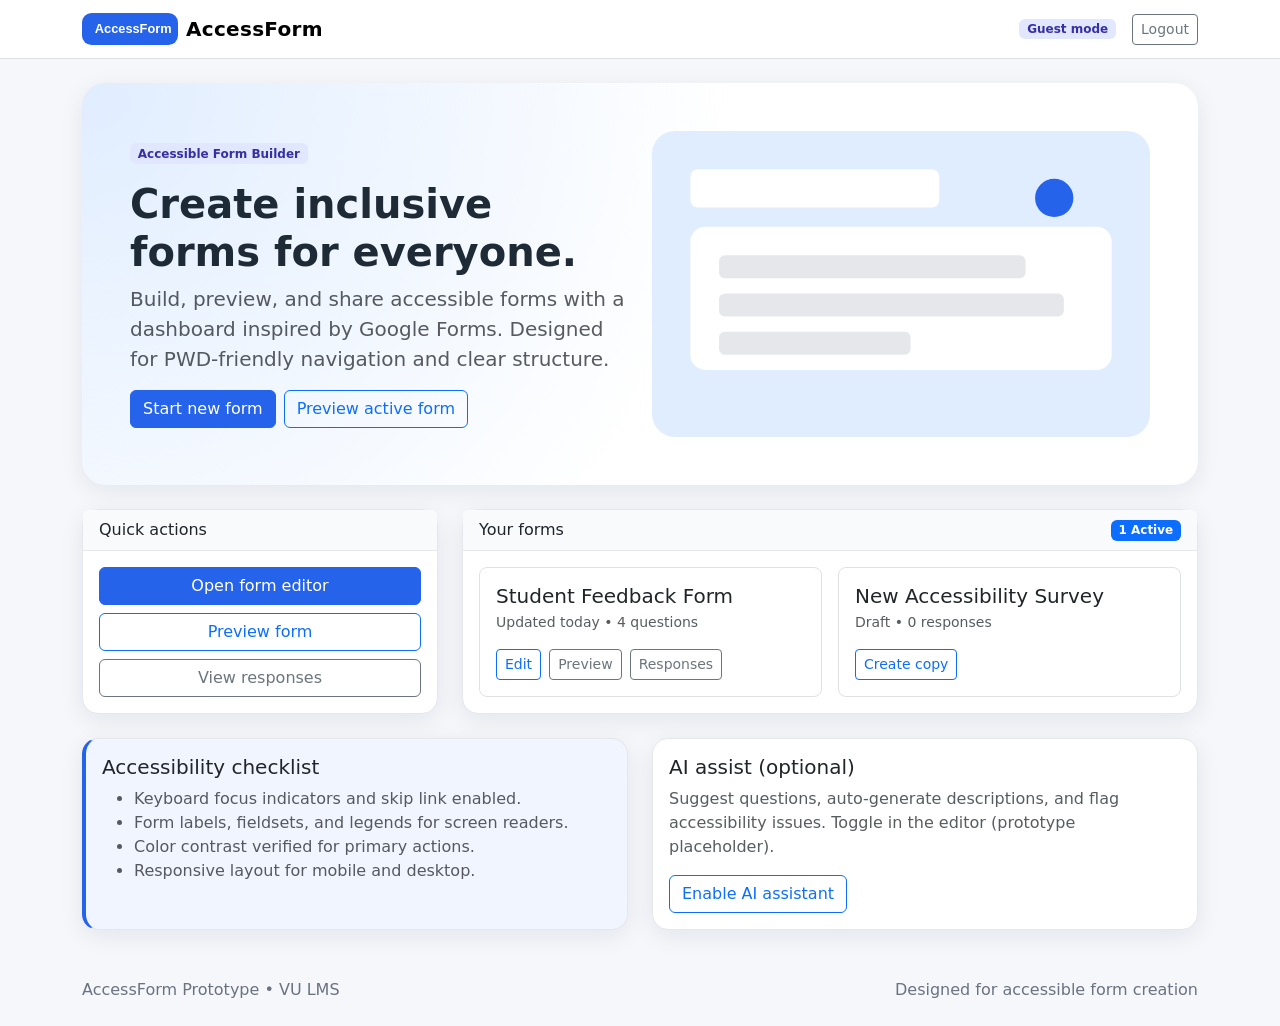
<file: index.html>
<!DOCTYPE html>
<html lang="en">
<head>
  <meta charset="UTF-8" />
  <meta name="viewport" content="width=device-width, initial-scale=1" />
  <title>AccessForm | Dashboard</title>
  <link href="https://cdn.jsdelivr.net/npm/bootstrap@5.3.3/dist/css/bootstrap.min.css" rel="stylesheet" />
  <link href="assets/css/styles.css" rel="stylesheet" />
</head>
<body>
  <a class="skip-link" href="#main">Skip to content</a>
  <nav class="navbar navbar-expand-lg bg-white border-bottom">
    <div class="container">
      <a class="navbar-brand d-flex align-items-center gap-2" href="index.html">
        <img src="assets/images/logo.svg" alt="AccessForm logo" height="32" />
        AccessForm
      </a>
      <div class="d-flex align-items-center gap-3">
        <span class="badge badge-soft" data-user-badge>Guest mode</span>
        <button class="btn btn-outline-secondary btn-sm" type="button" data-logout>Logout</button>
      </div>
    </div>
  </nav>

  <main id="main" class="container my-4">
    <section class="hero p-4 p-lg-5 mb-4">
      <div class="row align-items-center">
        <div class="col-lg-6">
          <span class="badge badge-soft mb-3">Accessible Form Builder</span>
          <h1 class="display-6 fw-bold">Create inclusive forms for everyone.</h1>
          <p class="lead text-muted">Build, preview, and share accessible forms with a dashboard inspired by Google Forms. Designed for PWD-friendly navigation and clear structure.</p>
          <div class="d-flex flex-wrap gap-2">
            <a class="btn btn-primary" href="builder.html">Start new form</a>
            <a class="btn btn-outline-primary" href="preview.html">Preview active form</a>
          </div>
        </div>
        <div class="col-lg-6 text-center mt-4 mt-lg-0">
          <img src="assets/images/hero.svg" alt="Illustration of a form builder" class="img-fluid" />
        </div>
      </div>
    </section>

    <section class="row g-4 mb-4">
      <div class="col-lg-4">
        <div class="card h-100">
          <div class="card-header">Quick actions</div>
          <div class="card-body">
            <div class="d-grid gap-2">
              <a class="btn btn-primary" href="builder.html">Open form editor</a>
              <a class="btn btn-outline-primary" href="preview.html">Preview form</a>
              <a class="btn btn-outline-secondary" href="responses.html">View responses</a>
            </div>
          </div>
        </div>
      </div>
      <div class="col-lg-8">
        <div class="card h-100">
          <div class="card-header d-flex justify-content-between align-items-center">
            <span>Your forms</span>
            <span class="badge bg-primary">1 Active</span>
          </div>
          <div class="card-body">
            <div class="row g-3">
              <div class="col-md-6">
                <div class="border rounded-3 p-3 h-100">
                  <h5 class="mb-1">Student Feedback Form</h5>
                  <p class="text-muted small">Updated today • 4 questions</p>
                  <div class="d-flex flex-wrap gap-2">
                    <a class="btn btn-sm btn-outline-primary" href="builder.html">Edit</a>
                    <a class="btn btn-sm btn-outline-secondary" href="preview.html">Preview</a>
                    <a class="btn btn-sm btn-outline-secondary" href="responses.html">Responses</a>
                  </div>
                </div>
              </div>
              <div class="col-md-6">
                <div class="border rounded-3 p-3 h-100">
                  <h5 class="mb-1">New Accessibility Survey</h5>
                  <p class="text-muted small">Draft • 0 responses</p>
                  <button class="btn btn-sm btn-outline-primary" type="button">Create copy</button>
                </div>
              </div>
            </div>
          </div>
        </div>
      </div>
    </section>

    <section class="row g-4">
      <div class="col-lg-6">
        <div class="card accessibility-card h-100">
          <div class="card-body">
            <h5>Accessibility checklist</h5>
            <ul class="text-muted">
              <li>Keyboard focus indicators and skip link enabled.</li>
              <li>Form labels, fieldsets, and legends for screen readers.</li>
              <li>Color contrast verified for primary actions.</li>
              <li>Responsive layout for mobile and desktop.</li>
            </ul>
          </div>
        </div>
      </div>
      <div class="col-lg-6">
        <div class="card h-100">
          <div class="card-body">
            <h5>AI assist (optional)</h5>
            <p class="text-muted">Suggest questions, auto-generate descriptions, and flag accessibility issues. Toggle in the editor (prototype placeholder).</p>
            <button class="btn btn-outline-primary" type="button">Enable AI assistant</button>
          </div>
        </div>
      </div>
    </section>
  </main>

  <footer class="container py-4">
    <div class="d-flex justify-content-between flex-wrap gap-2">
      <span>AccessForm Prototype • VU LMS</span>
      <span>Designed for accessible form creation</span>
    </div>
  </footer>

  <script src="assets/js/app.js"></script>
</body>
</html>
</file>
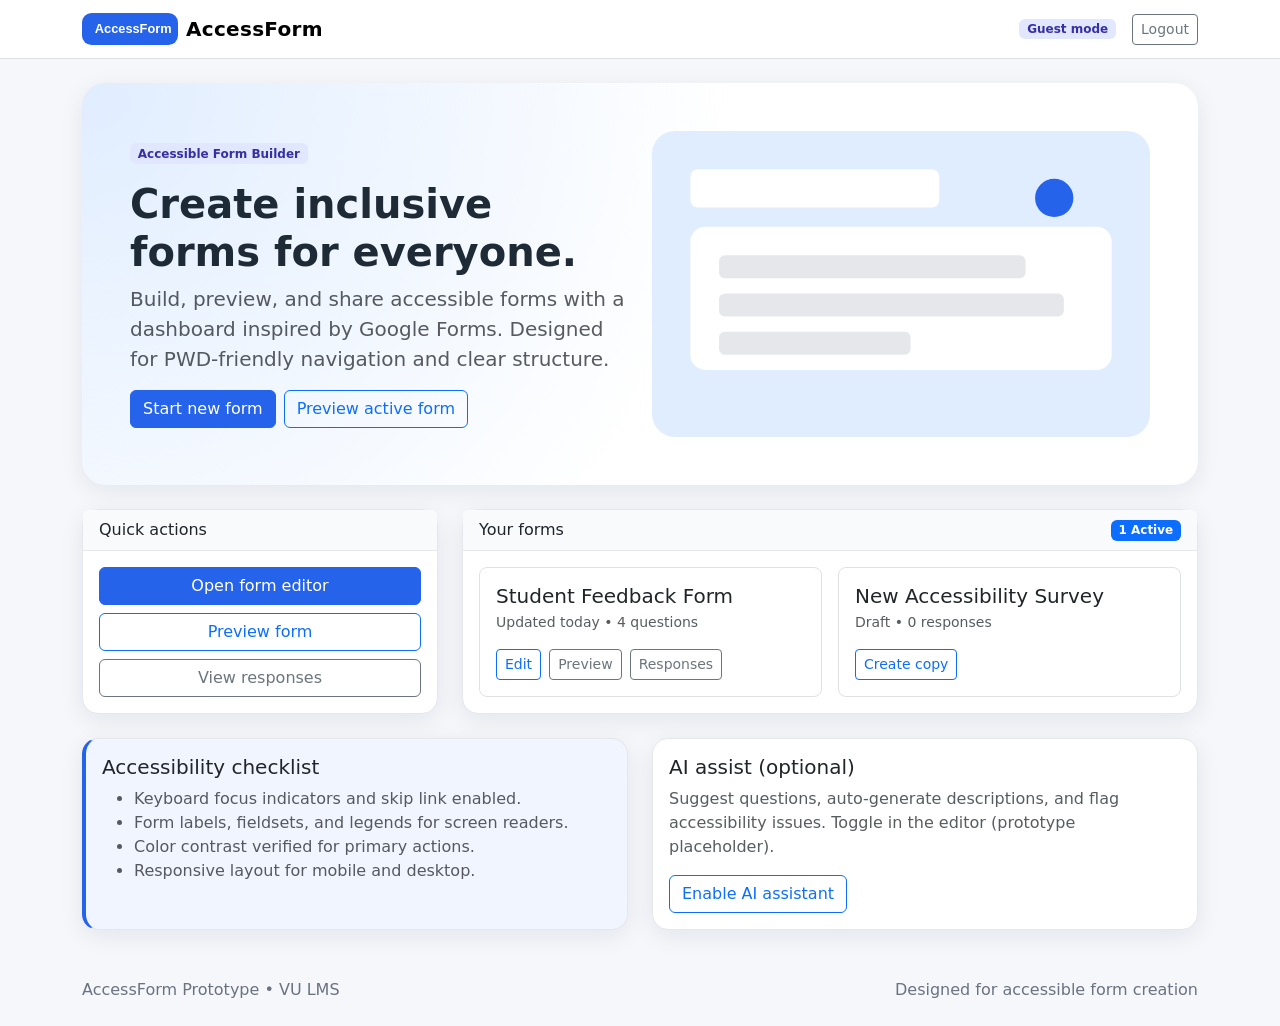
<file: Access_form_prototype/index.html>
<!DOCTYPE html>
<html lang="en">
<head>
  <meta charset="UTF-8" />
  <meta name="viewport" content="width=device-width, initial-scale=1" />
  <title>AccessForm | Dashboard</title>
  <link href="https://cdn.jsdelivr.net/npm/bootstrap@5.3.3/dist/css/bootstrap.min.css" rel="stylesheet" />
  <link href="assets/css/styles.css" rel="stylesheet" />
</head>
<body>
  <a class="skip-link" href="#main">Skip to content</a>
  <nav class="navbar navbar-expand-lg bg-white border-bottom">
    <div class="container">
      <a class="navbar-brand d-flex align-items-center gap-2" href="index.html">
        <img src="assets/images/logo.svg" alt="AccessForm logo" height="32" />
        AccessForm
      </a>
      <div class="d-flex align-items-center gap-3">
        <span class="badge badge-soft" data-user-badge>Guest mode</span>
        <button class="btn btn-outline-secondary btn-sm" type="button" data-logout>Logout</button>
      </div>
    </div>
  </nav>

  <main id="main" class="container my-4">
    <section class="hero p-4 p-lg-5 mb-4">
      <div class="row align-items-center">
        <div class="col-lg-6">
          <span class="badge badge-soft mb-3">Accessible Form Builder</span>
          <h1 class="display-6 fw-bold">Create inclusive forms for everyone.</h1>
          <p class="lead text-muted">Build, preview, and share accessible forms with a dashboard inspired by Google Forms. Designed for PWD-friendly navigation and clear structure.</p>
          <div class="d-flex flex-wrap gap-2">
            <a class="btn btn-primary" href="builder.html">Start new form</a>
            <a class="btn btn-outline-primary" href="preview.html">Preview active form</a>
          </div>
        </div>
        <div class="col-lg-6 text-center mt-4 mt-lg-0">
          <img src="assets/images/hero.svg" alt="Illustration of a form builder" class="img-fluid" />
        </div>
      </div>
    </section>

    <section class="row g-4 mb-4">
      <div class="col-lg-4">
        <div class="card h-100">
          <div class="card-header">Quick actions</div>
          <div class="card-body">
            <div class="d-grid gap-2">
              <a class="btn btn-primary" href="builder.html">Open form editor</a>
              <a class="btn btn-outline-primary" href="preview.html">Preview form</a>
              <a class="btn btn-outline-secondary" href="responses.html">View responses</a>
            </div>
          </div>
        </div>
      </div>
      <div class="col-lg-8">
        <div class="card h-100">
          <div class="card-header d-flex justify-content-between align-items-center">
            <span>Your forms</span>
            <span class="badge bg-primary">1 Active</span>
          </div>
          <div class="card-body">
            <div class="row g-3">
              <div class="col-md-6">
                <div class="border rounded-3 p-3 h-100">
                  <h5 class="mb-1">Student Feedback Form</h5>
                  <p class="text-muted small">Updated today • 4 questions</p>
                  <div class="d-flex flex-wrap gap-2">
                    <a class="btn btn-sm btn-outline-primary" href="builder.html">Edit</a>
                    <a class="btn btn-sm btn-outline-secondary" href="preview.html">Preview</a>
                    <a class="btn btn-sm btn-outline-secondary" href="responses.html">Responses</a>
                  </div>
                </div>
              </div>
              <div class="col-md-6">
                <div class="border rounded-3 p-3 h-100">
                  <h5 class="mb-1">New Accessibility Survey</h5>
                  <p class="text-muted small">Draft • 0 responses</p>
                  <button class="btn btn-sm btn-outline-primary" type="button">Create copy</button>
                </div>
              </div>
            </div>
          </div>
        </div>
      </div>
    </section>

    <section class="row g-4">
      <div class="col-lg-6">
        <div class="card accessibility-card h-100">
          <div class="card-body">
            <h5>Accessibility checklist</h5>
            <ul class="text-muted">
              <li>Keyboard focus indicators and skip link enabled.</li>
              <li>Form labels, fieldsets, and legends for screen readers.</li>
              <li>Color contrast verified for primary actions.</li>
              <li>Responsive layout for mobile and desktop.</li>
            </ul>
          </div>
        </div>
      </div>
      <div class="col-lg-6">
        <div class="card h-100">
          <div class="card-body">
            <h5>AI assist (optional)</h5>
            <p class="text-muted">Suggest questions, auto-generate descriptions, and flag accessibility issues. Toggle in the editor (prototype placeholder).</p>
            <button class="btn btn-outline-primary" type="button">Enable AI assistant</button>
          </div>
        </div>
      </div>
    </section>
  </main>

  <footer class="container py-4">
    <div class="d-flex justify-content-between flex-wrap gap-2">
      <span>AccessForm Prototype • VU LMS</span>
      <span>Designed for accessible form creation</span>
    </div>
  </footer>

  <script src="assets/js/app.js"></script>
</body>
</html>
</file>
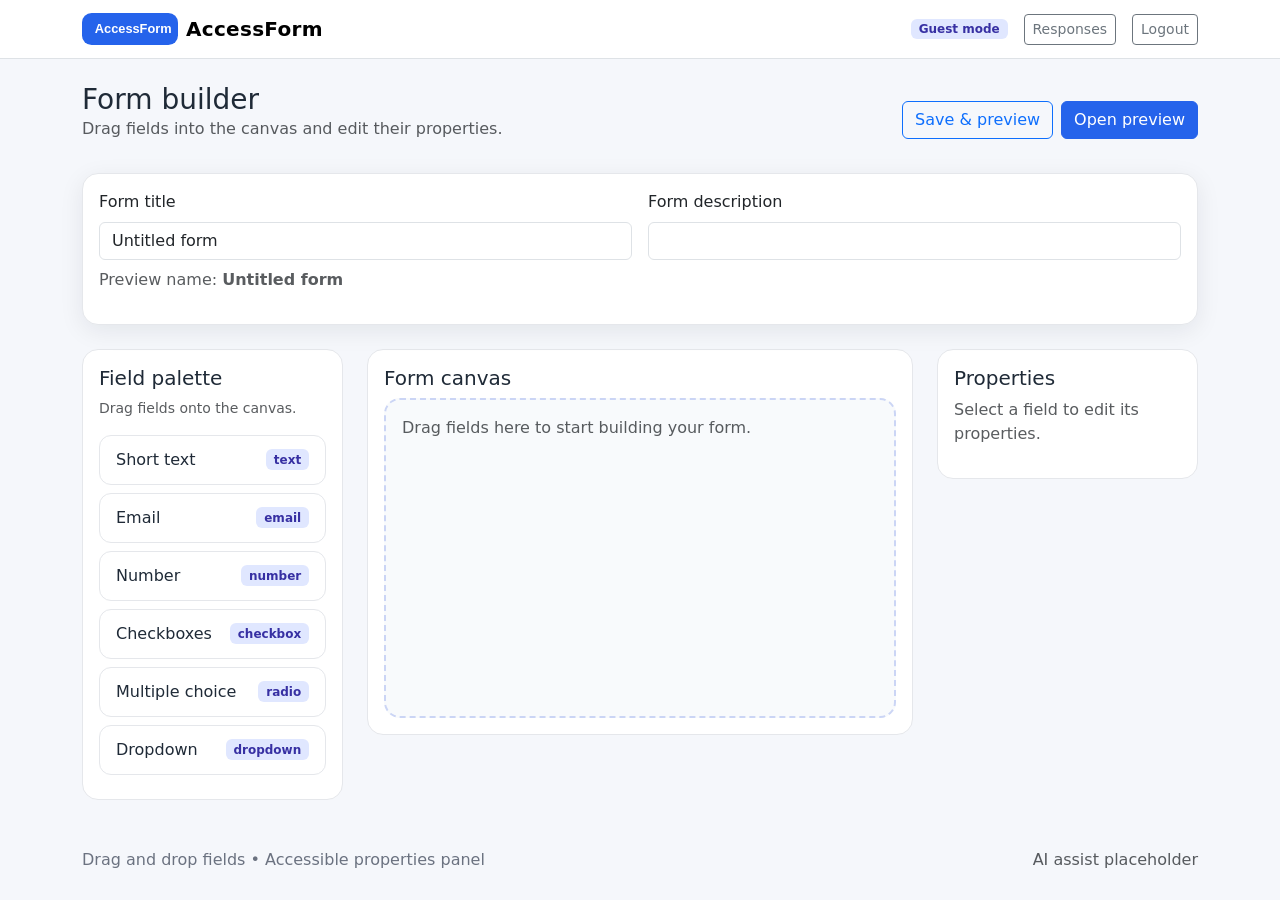
<file: builder.html>
<!DOCTYPE html>
<html lang="en">
<head>
  <meta charset="UTF-8" />
  <meta name="viewport" content="width=device-width, initial-scale=1" />
  <title>AccessForm | Form Builder</title>
  <link href="https://cdn.jsdelivr.net/npm/bootstrap@5.3.3/dist/css/bootstrap.min.css" rel="stylesheet" />
  <link href="assets/css/styles.css" rel="stylesheet" />
</head>
<body>
  <a class="skip-link" href="#main">Skip to content</a>
  <nav class="navbar navbar-expand-lg bg-white border-bottom">
    <div class="container">
      <a class="navbar-brand d-flex align-items-center gap-2" href="index.html">
        <img src="assets/images/logo.svg" alt="AccessForm logo" height="32" />
        AccessForm
      </a>
      <div class="d-flex align-items-center gap-3">
        <span class="badge badge-soft" data-user-badge>Guest mode</span>
        <a class="btn btn-outline-secondary btn-sm" href="responses.html">Responses</a>
        <button class="btn btn-outline-secondary btn-sm" type="button" data-logout>Logout</button>
      </div>
    </div>
  </nav>

  <main id="main" class="container my-4">
    <div class="d-flex flex-wrap justify-content-between align-items-center mb-3">
      <div>
        <h1 class="h3 mb-0">Form builder</h1>
        <p class="text-muted">Drag fields into the canvas and edit their properties.</p>
      </div>
      <div class="d-flex gap-2">
        <button class="btn btn-outline-primary" type="button" data-preview>Save & preview</button>
        <a class="btn btn-primary" href="preview.html">Open preview</a>
      </div>
    </div>

    <section class="card mb-4">
      <div class="card-body">
        <div class="row g-3 align-items-center">
          <div class="col-md-6">
            <label class="form-label" for="formTitle">Form title</label>
            <input class="form-control" id="formTitle" data-form-title type="text" />
          </div>
          <div class="col-md-6">
            <label class="form-label" for="formDescription">Form description</label>
            <input class="form-control" id="formDescription" data-form-description type="text" />
          </div>
        </div>
        <p class="text-muted mt-2">Preview name: <strong data-form-title-preview></strong></p>
      </div>
    </section>

    <section class="row g-4">
      <div class="col-lg-3">
        <div class="panel">
          <h5>Field palette</h5>
          <p class="text-muted small">Drag fields onto the canvas.</p>
          <div data-palette></div>
        </div>
      </div>
      <div class="col-lg-6">
        <div class="panel">
          <h5>Form canvas</h5>
          <div class="form-canvas" data-canvas aria-live="polite"></div>
        </div>
      </div>
      <div class="col-lg-3">
        <div class="panel" aria-live="polite">
          <h5>Properties</h5>
          <div data-properties></div>
        </div>
      </div>
    </section>
  </main>

  <footer class="container py-4">
    <div class="d-flex justify-content-between flex-wrap gap-2">
      <span>Drag and drop fields • Accessible properties panel</span>
      <span class="text-muted">AI assist placeholder</span>
    </div>
  </footer>

  <script src="assets/js/app.js"></script>
  <script src="assets/js/builder.js"></script>
</body>
</html>
</file>
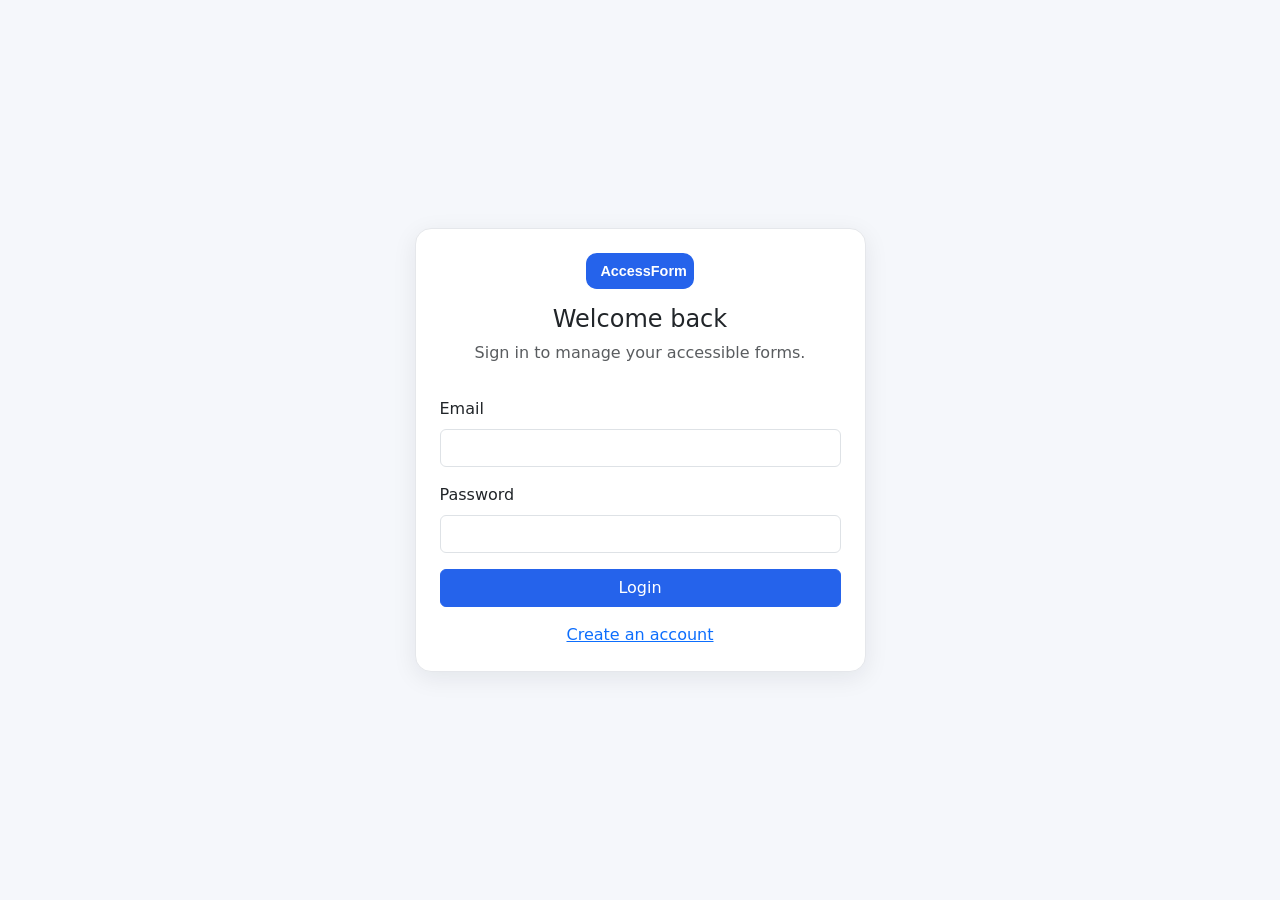
<file: login.html>
<!DOCTYPE html>
<html lang="en">
<head>
  <meta charset="UTF-8" />
  <meta name="viewport" content="width=device-width, initial-scale=1" />
  <title>AccessForm | Login</title>
  <link href="https://cdn.jsdelivr.net/npm/bootstrap@5.3.3/dist/css/bootstrap.min.css" rel="stylesheet" />
  <link href="assets/css/styles.css" rel="stylesheet" />
</head>
<body class="d-flex align-items-center min-vh-100">
  <a class="skip-link" href="#main">Skip to content</a>
  <main id="main" class="container">
    <div class="row justify-content-center">
      <div class="col-lg-5">
        <div class="card p-4">
          <div class="text-center mb-3">
            <img src="assets/images/logo.svg" alt="AccessForm logo" height="36" />
            <h1 class="h4 mt-3">Welcome back</h1>
            <p class="text-muted">Sign in to manage your accessible forms.</p>
          </div>
          <form data-auth-form aria-label="Login form">
            <div class="mb-3">
              <label class="form-label" for="email">Email</label>
              <input class="form-control" id="email" name="email" type="email" autocomplete="email" required />
            </div>
            <div class="mb-3">
              <label class="form-label" for="password">Password</label>
              <input class="form-control" id="password" name="password" type="password" autocomplete="current-password" required />
            </div>
            <button class="btn btn-primary w-100" type="submit">Login</button>
          </form>
          <div class="text-center mt-3">
            <a href="signup.html">Create an account</a>
          </div>
        </div>
      </div>
    </div>
  </main>
  <script src="assets/js/app.js"></script>
  <script src="assets/js/auth.js"></script>
</body>
</html>
</file>
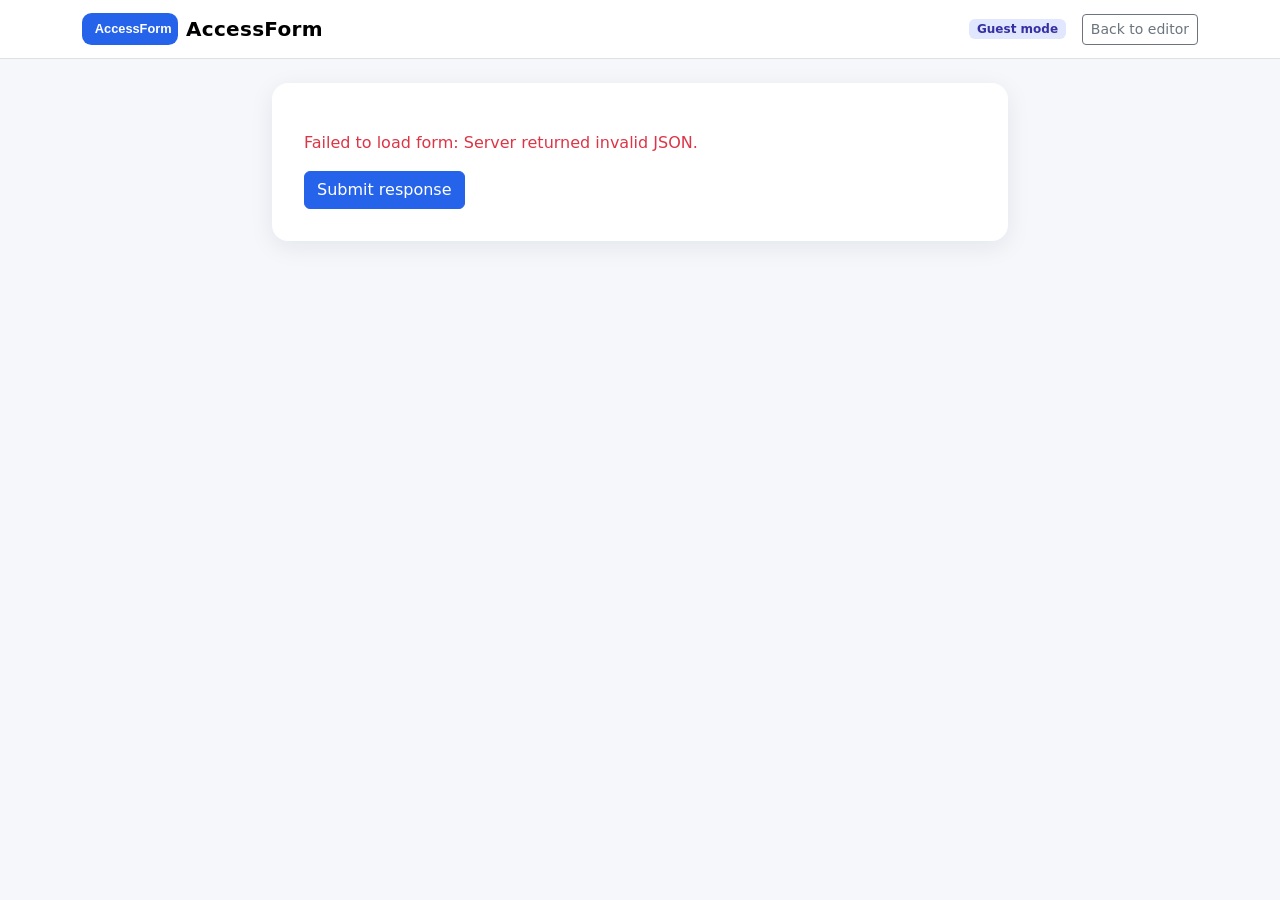
<file: preview.html>
<!DOCTYPE html>
<html lang="en">
<head>
  <meta charset="UTF-8" />
  <meta name="viewport" content="width=device-width, initial-scale=1" />
  <title>AccessForm | Preview</title>
  <link href="https://cdn.jsdelivr.net/npm/bootstrap@5.3.3/dist/css/bootstrap.min.css" rel="stylesheet" />
  <link href="assets/css/styles.css" rel="stylesheet" />
</head>
<body>
  <a class="skip-link" href="#main">Skip to content</a>
  <nav class="navbar navbar-expand-lg bg-white border-bottom">
    <div class="container">
      <a class="navbar-brand d-flex align-items-center gap-2" href="index.html">
        <img src="assets/images/logo.svg" alt="AccessForm logo" height="32" />
        AccessForm
      </a>
      <div class="d-flex align-items-center gap-3">
        <span class="badge badge-soft" data-user-badge>Guest mode</span>
        <a class="btn btn-outline-secondary btn-sm" href="builder.html">Back to editor</a>
      </div>
    </div>
  </nav>

  <main id="main" class="container my-4">
    <div class="row justify-content-center">
      <div class="col-lg-8">
        <div class="preview-form">
          <h1 class="h3" data-form-title></h1>
          <p class="text-muted" data-form-description></p>
          <div class="alert alert-success d-none" role="status" data-submit-alert>
            Response submitted! View it in the responses dashboard.
          </div>
          <form data-preview-form>
            <div data-form-body></div>
            <button class="btn btn-primary" type="submit">Submit response</button>
          </form>
        </div>
      </div>
    </div>
  </main>

  <script src="assets/js/app.js"></script>
  <script src="assets/js/preview.js"></script>
</body>
</html>
</file>
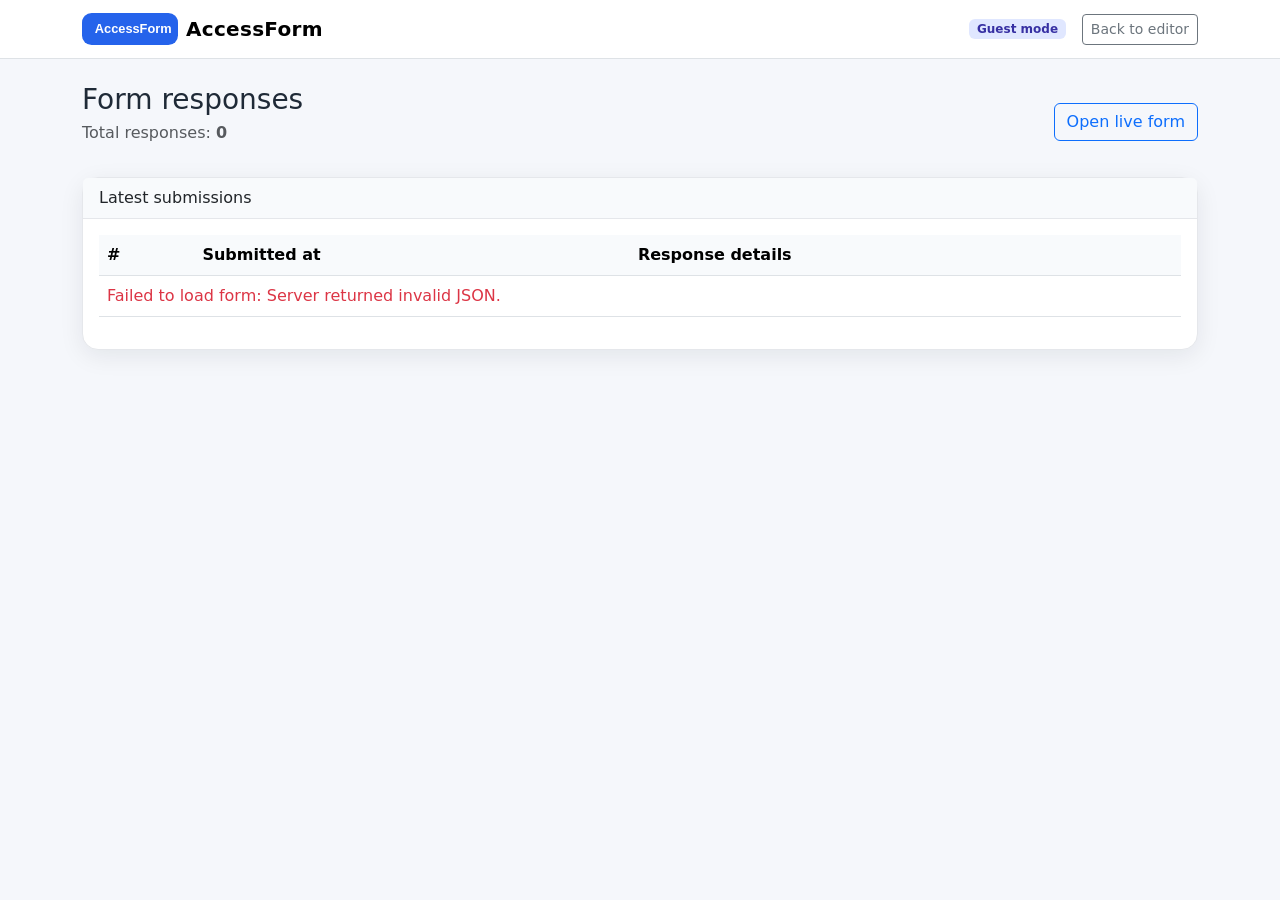
<file: responses.html>
<!DOCTYPE html>
<html lang="en">
<head>
  <meta charset="UTF-8" />
  <meta name="viewport" content="width=device-width, initial-scale=1" />
  <title>AccessForm | Responses</title>
  <link href="https://cdn.jsdelivr.net/npm/bootstrap@5.3.3/dist/css/bootstrap.min.css" rel="stylesheet" />
  <link href="assets/css/styles.css" rel="stylesheet" />
</head>
<body>
  <a class="skip-link" href="#main">Skip to content</a>
  <nav class="navbar navbar-expand-lg bg-white border-bottom">
    <div class="container">
      <a class="navbar-brand d-flex align-items-center gap-2" href="index.html">
        <img src="assets/images/logo.svg" alt="AccessForm logo" height="32" />
        AccessForm
      </a>
      <div class="d-flex align-items-center gap-3">
        <span class="badge badge-soft" data-user-badge>Guest mode</span>
        <a class="btn btn-outline-secondary btn-sm" href="builder.html">Back to editor</a>
      </div>
    </div>
  </nav>

  <main id="main" class="container my-4">
    <div class="d-flex justify-content-between align-items-center mb-3">
      <div>
        <h1 class="h3 mb-1">Form responses</h1>
        <p class="text-muted">Total responses: <strong data-response-count>0</strong></p>
      </div>
      <a class="btn btn-outline-primary" href="preview.html">Open live form</a>
    </div>

    <div class="card">
      <div class="card-header">Latest submissions</div>
      <div class="card-body table-responsive">
        <table class="table align-middle">
          <thead>
            <tr>
              <th scope="col">#</th>
              <th scope="col">Submitted at</th>
              <th scope="col">Response details</th>
            </tr>
          </thead>
          <tbody data-response-table></tbody>
        </table>
      </div>
    </div>
  </main>

  <script src="assets/js/app.js"></script>
  <script src="assets/js/responses.js"></script>
</body>
</html>
</file>
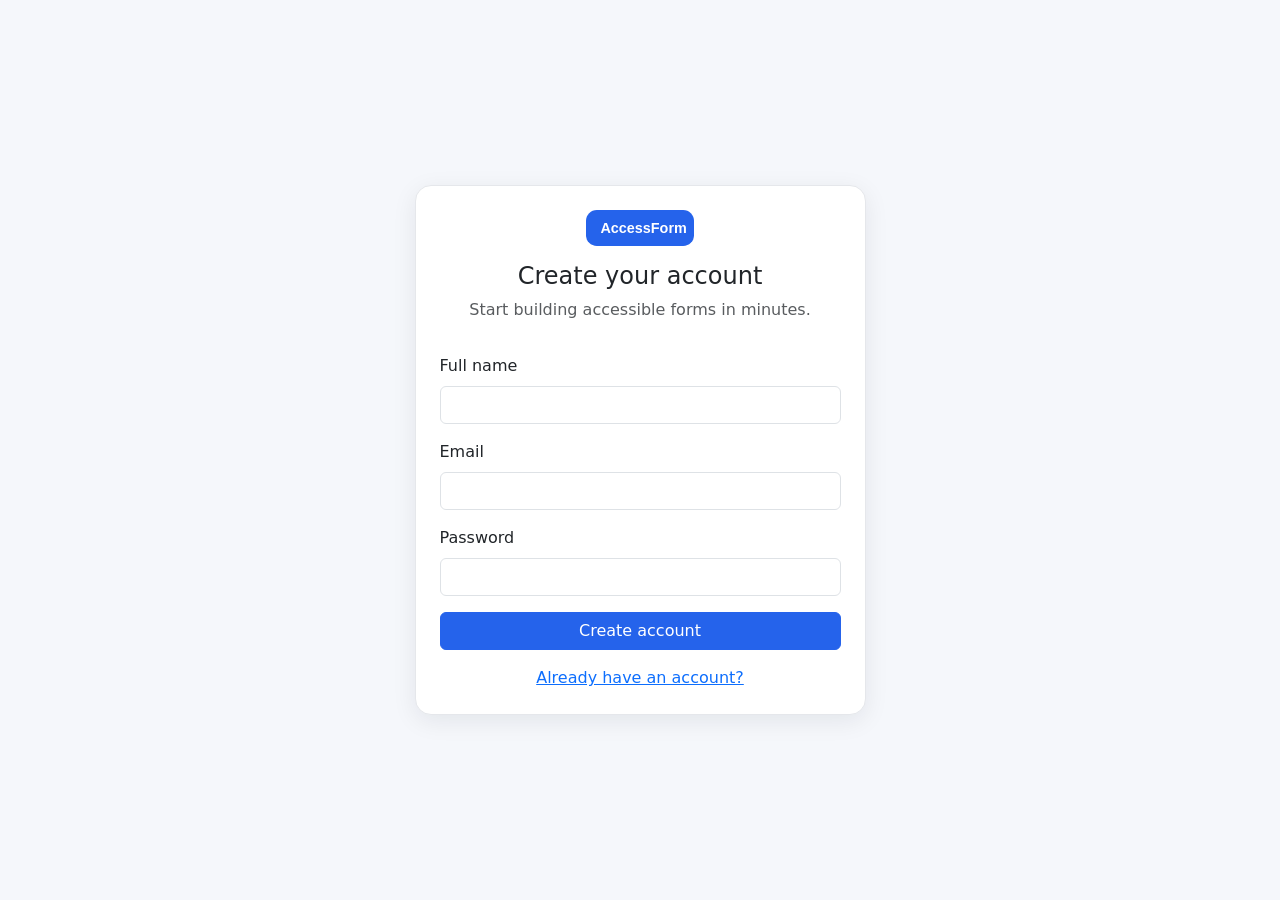
<file: signup.html>
<!DOCTYPE html>
<html lang="en">
<head>
  <meta charset="UTF-8" />
  <meta name="viewport" content="width=device-width, initial-scale=1" />
  <title>AccessForm | Sign Up</title>
  <link href="https://cdn.jsdelivr.net/npm/bootstrap@5.3.3/dist/css/bootstrap.min.css" rel="stylesheet" />
  <link href="assets/css/styles.css" rel="stylesheet" />
</head>
<body class="d-flex align-items-center min-vh-100">
  <a class="skip-link" href="#main">Skip to content</a>
  <main id="main" class="container">
    <div class="row justify-content-center">
      <div class="col-lg-5">
        <div class="card p-4">
          <div class="text-center mb-3">
            <img src="assets/images/logo.svg" alt="AccessForm logo" height="36" />
            <h1 class="h4 mt-3">Create your account</h1>
            <p class="text-muted">Start building accessible forms in minutes.</p>
          </div>
          <form data-auth-form aria-label="Sign up form">
            <div class="mb-3">
              <label class="form-label" for="name">Full name</label>
              <input class="form-control" id="name" name="name" type="text" autocomplete="name" required />
            </div>
            <div class="mb-3">
              <label class="form-label" for="email">Email</label>
              <input class="form-control" id="email" name="email" type="email" autocomplete="email" required />
            </div>
            <div class="mb-3">
              <label class="form-label" for="password">Password</label>
              <input class="form-control" id="password" name="password" type="password" autocomplete="new-password" required />
            </div>
            <button class="btn btn-primary w-100" type="submit">Create account</button>
          </form>
          <div class="text-center mt-3">
            <a href="login.html">Already have an account?</a>
          </div>
        </div>
      </div>
    </div>
  </main>
  <script src="assets/js/app.js"></script>
  <script src="assets/js/auth.js"></script>
</body>
</html>
</file>
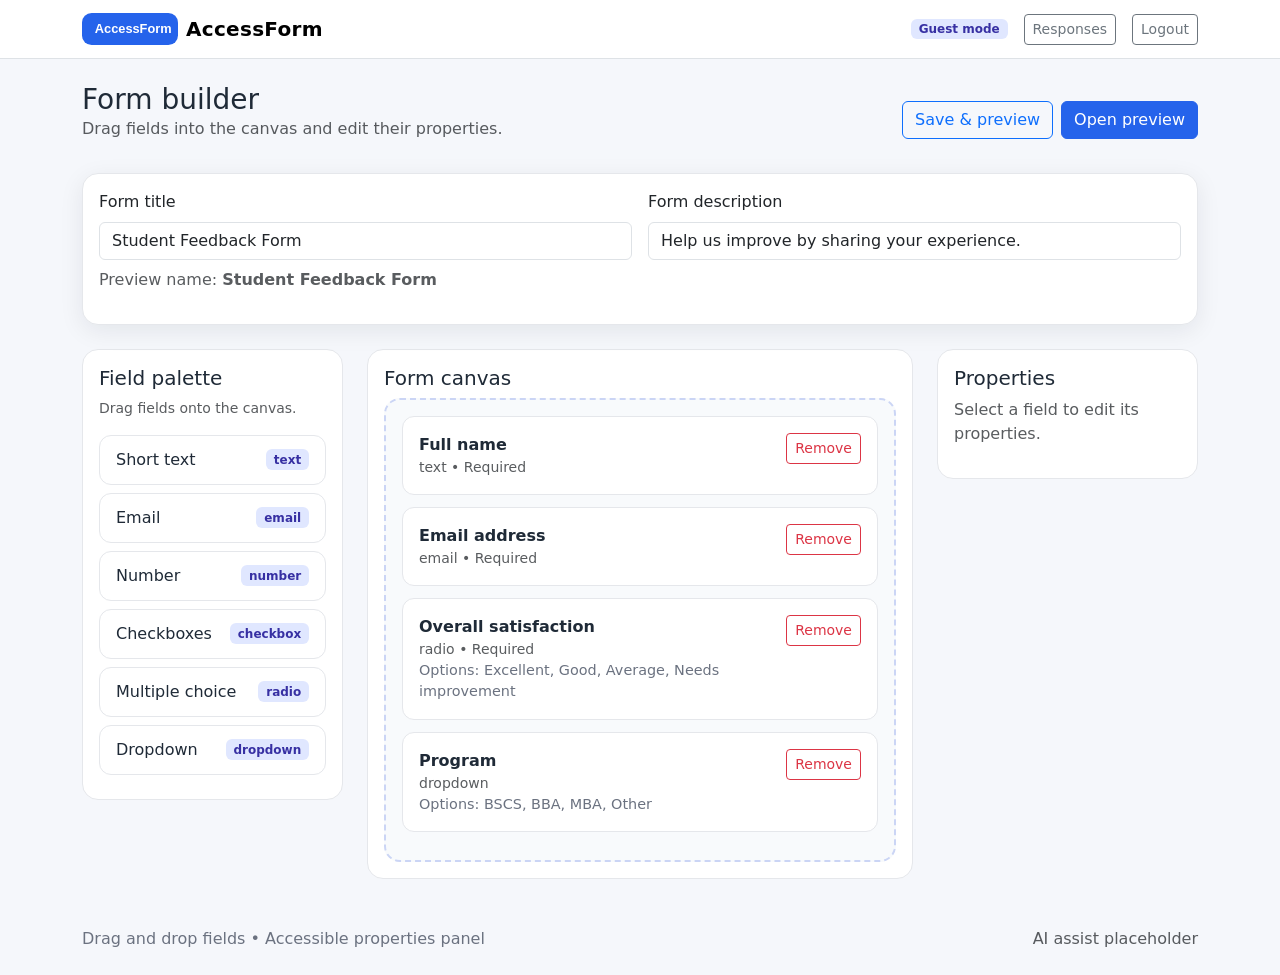
<file: Access_form_prototype/builder.html>
<!DOCTYPE html>
<html lang="en">
<head>
  <meta charset="UTF-8" />
  <meta name="viewport" content="width=device-width, initial-scale=1" />
  <title>AccessForm | Form Builder</title>
  <link href="https://cdn.jsdelivr.net/npm/bootstrap@5.3.3/dist/css/bootstrap.min.css" rel="stylesheet" />
  <link href="assets/css/styles.css" rel="stylesheet" />
</head>
<body>
  <a class="skip-link" href="#main">Skip to content</a>
  <nav class="navbar navbar-expand-lg bg-white border-bottom">
    <div class="container">
      <a class="navbar-brand d-flex align-items-center gap-2" href="index.html">
        <img src="assets/images/logo.svg" alt="AccessForm logo" height="32" />
        AccessForm
      </a>
      <div class="d-flex align-items-center gap-3">
        <span class="badge badge-soft" data-user-badge>Guest mode</span>
        <a class="btn btn-outline-secondary btn-sm" href="responses.html">Responses</a>
        <button class="btn btn-outline-secondary btn-sm" type="button" data-logout>Logout</button>
      </div>
    </div>
  </nav>

  <main id="main" class="container my-4">
    <div class="d-flex flex-wrap justify-content-between align-items-center mb-3">
      <div>
        <h1 class="h3 mb-0">Form builder</h1>
        <p class="text-muted">Drag fields into the canvas and edit their properties.</p>
      </div>
      <div class="d-flex gap-2">
        <button class="btn btn-outline-primary" type="button" data-preview>Save & preview</button>
        <a class="btn btn-primary" href="preview.html">Open preview</a>
      </div>
    </div>

    <section class="card mb-4">
      <div class="card-body">
        <div class="row g-3 align-items-center">
          <div class="col-md-6">
            <label class="form-label" for="formTitle">Form title</label>
            <input class="form-control" id="formTitle" data-form-title type="text" />
          </div>
          <div class="col-md-6">
            <label class="form-label" for="formDescription">Form description</label>
            <input class="form-control" id="formDescription" data-form-description type="text" />
          </div>
        </div>
        <p class="text-muted mt-2">Preview name: <strong data-form-title-preview></strong></p>
      </div>
    </section>

    <section class="row g-4">
      <div class="col-lg-3">
        <div class="panel">
          <h5>Field palette</h5>
          <p class="text-muted small">Drag fields onto the canvas.</p>
          <div data-palette></div>
        </div>
      </div>
      <div class="col-lg-6">
        <div class="panel">
          <h5>Form canvas</h5>
          <div class="form-canvas" data-canvas aria-live="polite"></div>
        </div>
      </div>
      <div class="col-lg-3">
        <div class="panel" aria-live="polite">
          <h5>Properties</h5>
          <div data-properties></div>
        </div>
      </div>
    </section>
  </main>

  <footer class="container py-4">
    <div class="d-flex justify-content-between flex-wrap gap-2">
      <span>Drag and drop fields • Accessible properties panel</span>
      <span class="text-muted">AI assist placeholder</span>
    </div>
  </footer>

  <script src="assets/js/app.js"></script>
  <script src="assets/js/builder.js"></script>
</body>
</html>
</file>
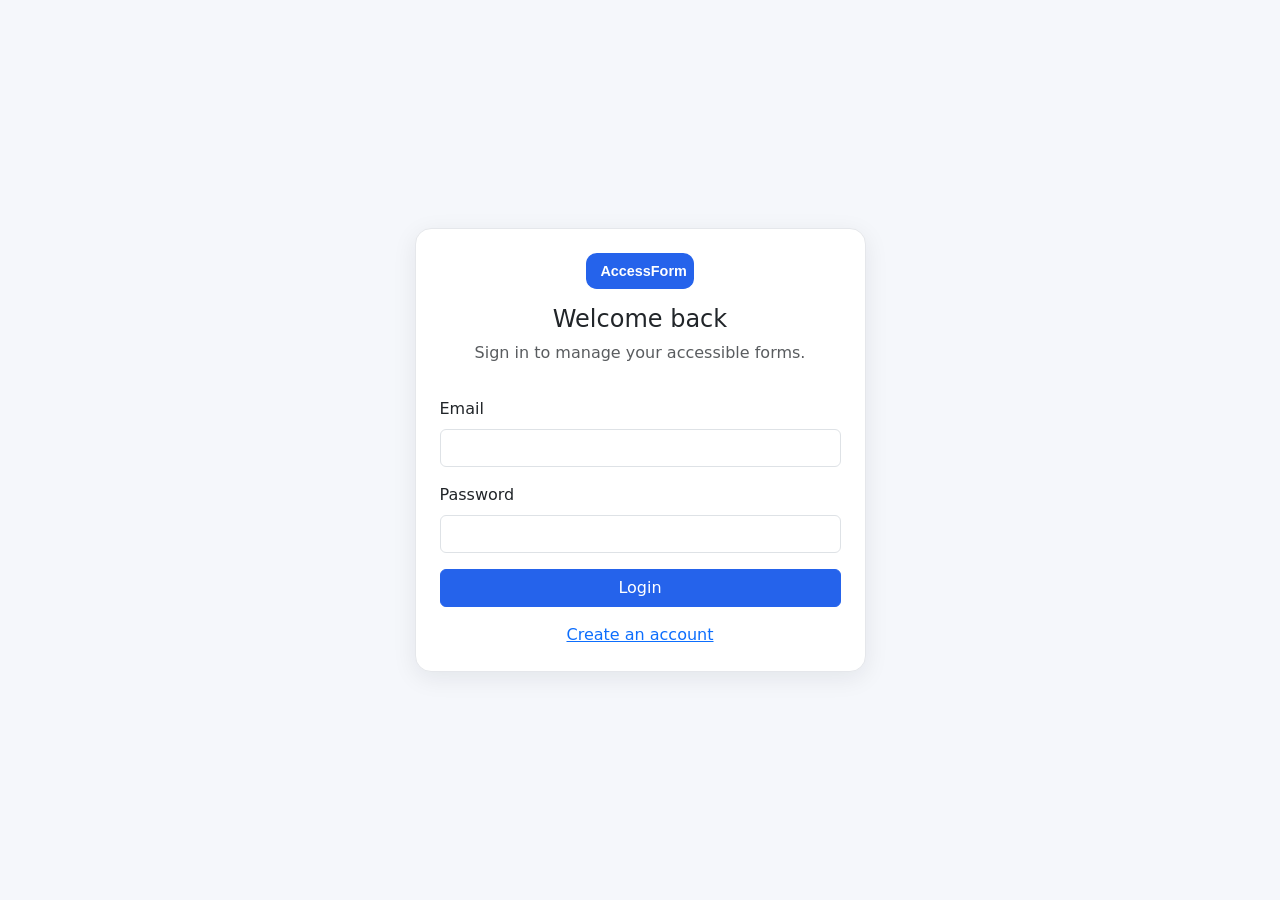
<file: Access_form_prototype/login.html>
<!DOCTYPE html>
<html lang="en">
<head>
  <meta charset="UTF-8" />
  <meta name="viewport" content="width=device-width, initial-scale=1" />
  <title>AccessForm | Login</title>
  <link href="https://cdn.jsdelivr.net/npm/bootstrap@5.3.3/dist/css/bootstrap.min.css" rel="stylesheet" />
  <link href="assets/css/styles.css" rel="stylesheet" />
</head>
<body class="d-flex align-items-center min-vh-100">
  <a class="skip-link" href="#main">Skip to content</a>
  <main id="main" class="container">
    <div class="row justify-content-center">
      <div class="col-lg-5">
        <div class="card p-4">
          <div class="text-center mb-3">
            <img src="assets/images/logo.svg" alt="AccessForm logo" height="36" />
            <h1 class="h4 mt-3">Welcome back</h1>
            <p class="text-muted">Sign in to manage your accessible forms.</p>
          </div>
          <form data-auth-form aria-label="Login form">
            <div class="mb-3">
              <label class="form-label" for="email">Email</label>
              <input class="form-control" id="email" name="email" type="email" autocomplete="email" required />
            </div>
            <div class="mb-3">
              <label class="form-label" for="password">Password</label>
              <input class="form-control" id="password" name="password" type="password" autocomplete="current-password" required />
            </div>
            <button class="btn btn-primary w-100" type="submit">Login</button>
          </form>
          <div class="text-center mt-3">
            <a href="signup.html">Create an account</a>
          </div>
        </div>
      </div>
    </div>
  </main>
  <script src="assets/js/app.js"></script>
  <script src="assets/js/auth.js"></script>
</body>
</html>
</file>
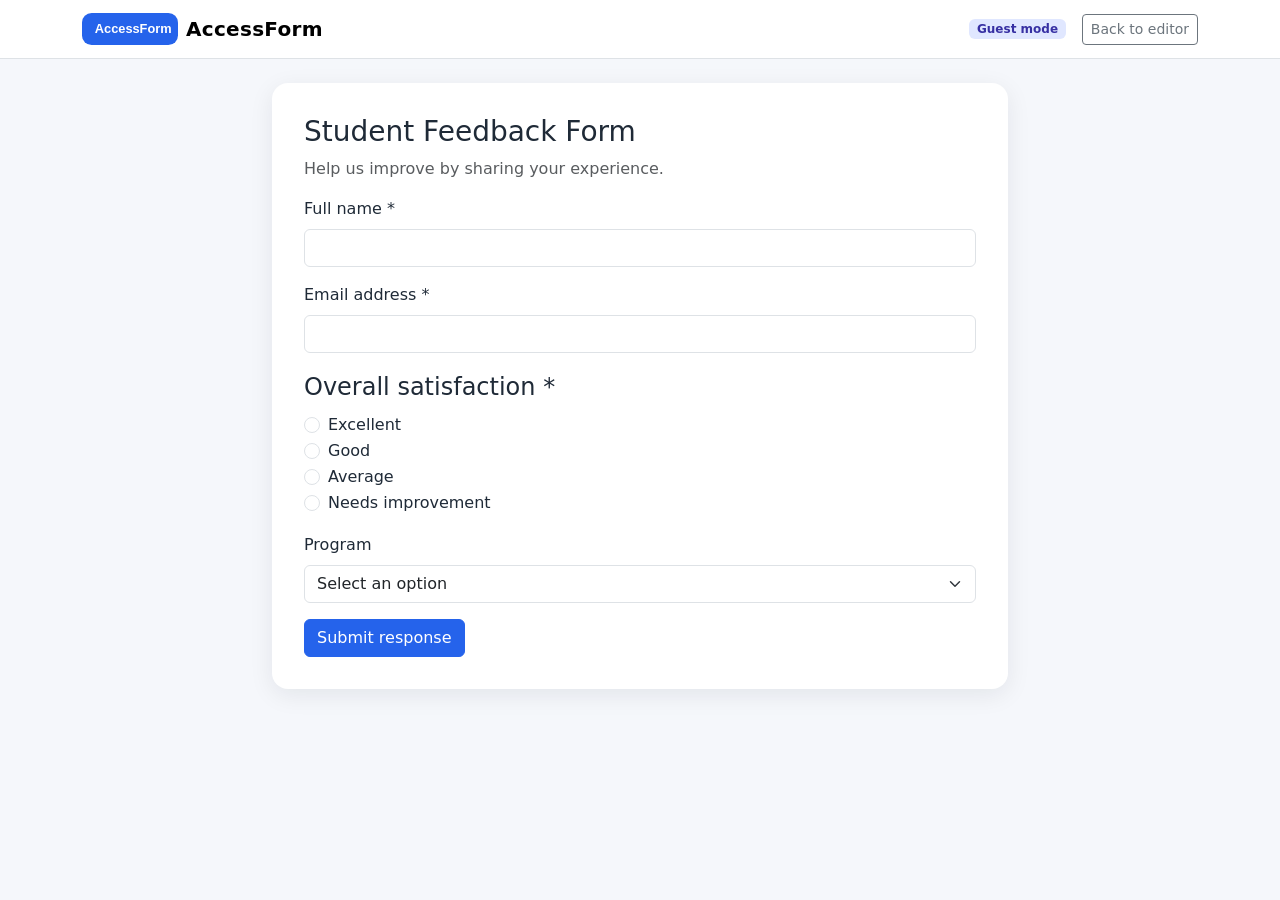
<file: Access_form_prototype/preview.html>
<!DOCTYPE html>
<html lang="en">
<head>
  <meta charset="UTF-8" />
  <meta name="viewport" content="width=device-width, initial-scale=1" />
  <title>AccessForm | Preview</title>
  <link href="https://cdn.jsdelivr.net/npm/bootstrap@5.3.3/dist/css/bootstrap.min.css" rel="stylesheet" />
  <link href="assets/css/styles.css" rel="stylesheet" />
</head>
<body>
  <a class="skip-link" href="#main">Skip to content</a>
  <nav class="navbar navbar-expand-lg bg-white border-bottom">
    <div class="container">
      <a class="navbar-brand d-flex align-items-center gap-2" href="index.html">
        <img src="assets/images/logo.svg" alt="AccessForm logo" height="32" />
        AccessForm
      </a>
      <div class="d-flex align-items-center gap-3">
        <span class="badge badge-soft" data-user-badge>Guest mode</span>
        <a class="btn btn-outline-secondary btn-sm" href="builder.html">Back to editor</a>
      </div>
    </div>
  </nav>

  <main id="main" class="container my-4">
    <div class="row justify-content-center">
      <div class="col-lg-8">
        <div class="preview-form">
          <h1 class="h3" data-form-title></h1>
          <p class="text-muted" data-form-description></p>
          <div class="alert alert-success d-none" role="status" data-submit-alert>
            Response submitted! View it in the responses dashboard.
          </div>
          <form data-preview-form>
            <div data-form-body></div>
            <button class="btn btn-primary" type="submit">Submit response</button>
          </form>
        </div>
      </div>
    </div>
  </main>

  <script src="assets/js/app.js"></script>
  <script src="assets/js/preview.js"></script>
</body>
</html>
</file>
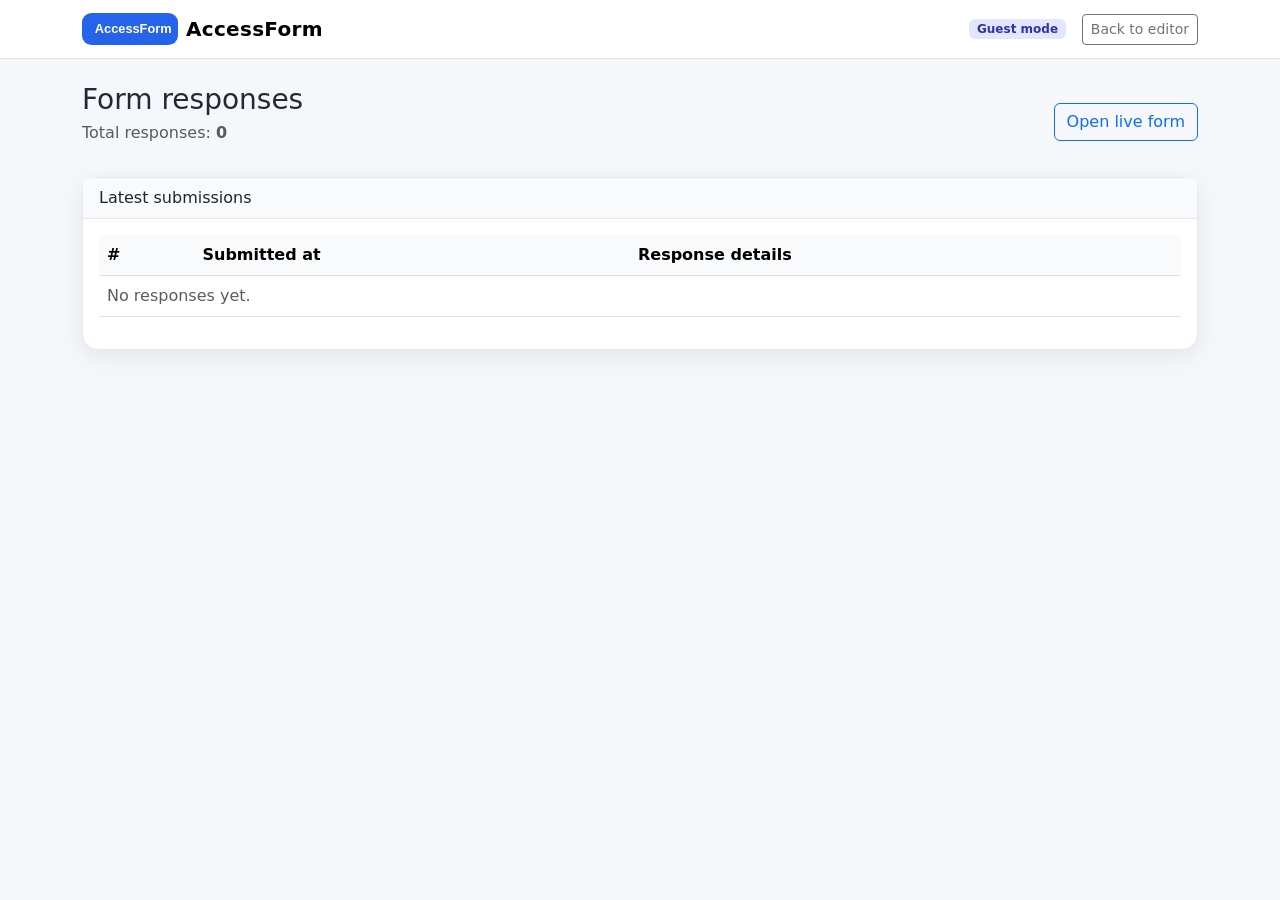
<file: Access_form_prototype/responses.html>
<!DOCTYPE html>
<html lang="en">
<head>
  <meta charset="UTF-8" />
  <meta name="viewport" content="width=device-width, initial-scale=1" />
  <title>AccessForm | Responses</title>
  <link href="https://cdn.jsdelivr.net/npm/bootstrap@5.3.3/dist/css/bootstrap.min.css" rel="stylesheet" />
  <link href="assets/css/styles.css" rel="stylesheet" />
</head>
<body>
  <a class="skip-link" href="#main">Skip to content</a>
  <nav class="navbar navbar-expand-lg bg-white border-bottom">
    <div class="container">
      <a class="navbar-brand d-flex align-items-center gap-2" href="index.html">
        <img src="assets/images/logo.svg" alt="AccessForm logo" height="32" />
        AccessForm
      </a>
      <div class="d-flex align-items-center gap-3">
        <span class="badge badge-soft" data-user-badge>Guest mode</span>
        <a class="btn btn-outline-secondary btn-sm" href="builder.html">Back to editor</a>
      </div>
    </div>
  </nav>

  <main id="main" class="container my-4">
    <div class="d-flex justify-content-between align-items-center mb-3">
      <div>
        <h1 class="h3 mb-1">Form responses</h1>
        <p class="text-muted">Total responses: <strong data-response-count>0</strong></p>
      </div>
      <a class="btn btn-outline-primary" href="preview.html">Open live form</a>
    </div>

    <div class="card">
      <div class="card-header">Latest submissions</div>
      <div class="card-body table-responsive">
        <table class="table align-middle">
          <thead>
            <tr>
              <th scope="col">#</th>
              <th scope="col">Submitted at</th>
              <th scope="col">Response details</th>
            </tr>
          </thead>
          <tbody data-response-table></tbody>
        </table>
      </div>
    </div>
  </main>

  <script src="assets/js/app.js"></script>
  <script src="assets/js/responses.js"></script>
</body>
</html>
</file>
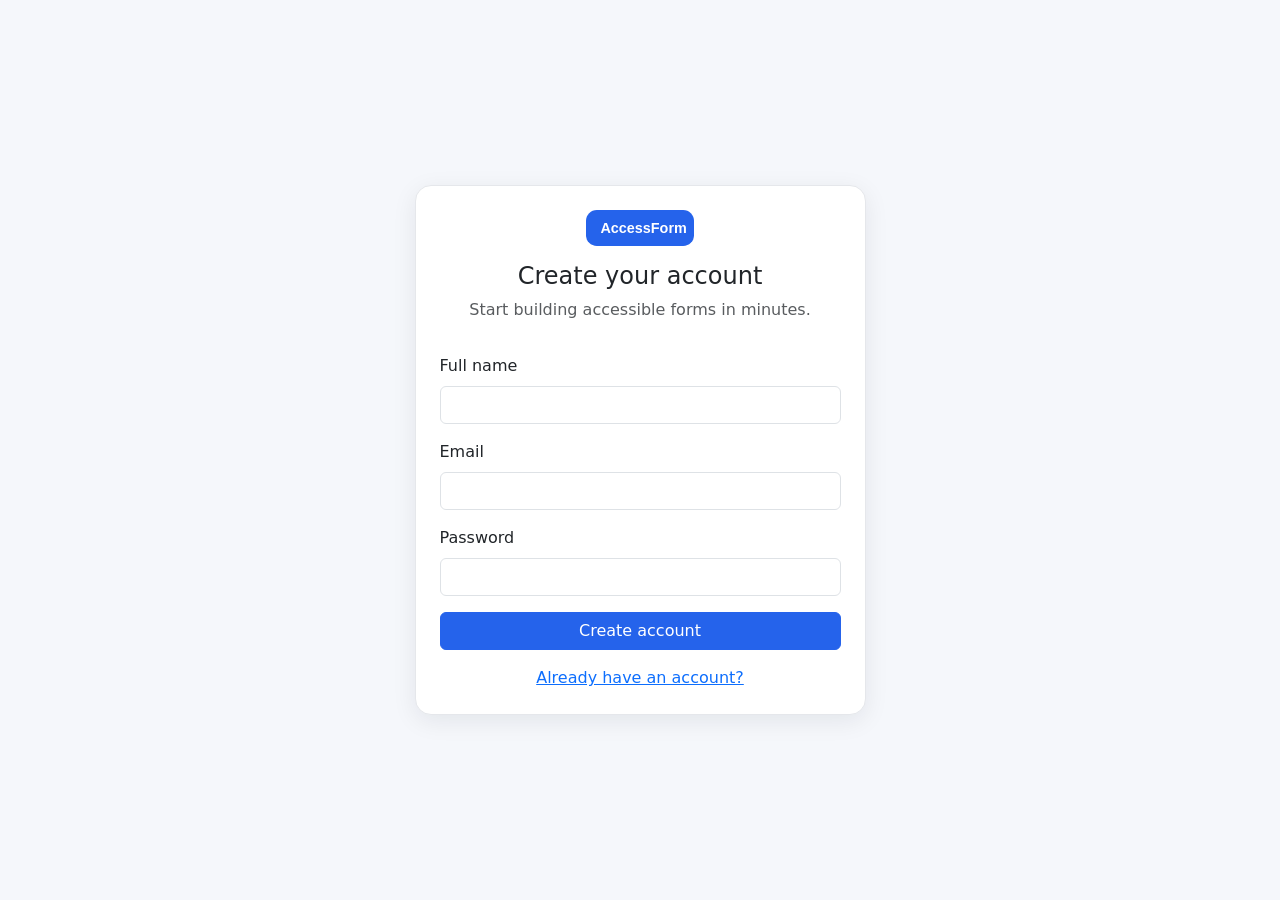
<file: Access_form_prototype/signup.html>
<!DOCTYPE html>
<html lang="en">
<head>
  <meta charset="UTF-8" />
  <meta name="viewport" content="width=device-width, initial-scale=1" />
  <title>AccessForm | Sign Up</title>
  <link href="https://cdn.jsdelivr.net/npm/bootstrap@5.3.3/dist/css/bootstrap.min.css" rel="stylesheet" />
  <link href="assets/css/styles.css" rel="stylesheet" />
</head>
<body class="d-flex align-items-center min-vh-100">
  <a class="skip-link" href="#main">Skip to content</a>
  <main id="main" class="container">
    <div class="row justify-content-center">
      <div class="col-lg-5">
        <div class="card p-4">
          <div class="text-center mb-3">
            <img src="assets/images/logo.svg" alt="AccessForm logo" height="36" />
            <h1 class="h4 mt-3">Create your account</h1>
            <p class="text-muted">Start building accessible forms in minutes.</p>
          </div>
          <form data-auth-form aria-label="Sign up form">
            <div class="mb-3">
              <label class="form-label" for="name">Full name</label>
              <input class="form-control" id="name" name="name" type="text" autocomplete="name" required />
            </div>
            <div class="mb-3">
              <label class="form-label" for="email">Email</label>
              <input class="form-control" id="email" name="email" type="email" autocomplete="email" required />
            </div>
            <div class="mb-3">
              <label class="form-label" for="password">Password</label>
              <input class="form-control" id="password" name="password" type="password" autocomplete="new-password" required />
            </div>
            <button class="btn btn-primary w-100" type="submit">Create account</button>
          </form>
          <div class="text-center mt-3">
            <a href="login.html">Already have an account?</a>
          </div>
        </div>
      </div>
    </div>
  </main>
  <script src="assets/js/app.js"></script>
  <script src="assets/js/auth.js"></script>
</body>
</html>
</file>
<file: assets/css/styles.css>
:root {
  --bg: #f5f7fb;
  --card: #ffffff;
  --text: #1f2a37;
  --muted: #6b7280;
  --primary: #2563eb;
  --primary-600: #1d4ed8;
  --success: #16a34a;
  --warning: #f59e0b;
  --danger: #dc2626;
  --border: #e5e7eb;
  --shadow: 0 6px 24px rgba(15, 23, 42, 0.08);
}

* {
  box-sizing: border-box;
}

body {
  font-family: "Segoe UI", system-ui, -apple-system, sans-serif;
  color: var(--text);
  background: var(--bg);
}

.skip-link {
  position: absolute;
  left: -999px;
  top: 0;
  background: var(--primary);
  color: #fff;
  padding: 0.5rem 1rem;
  border-radius: 0 0 6px 6px;
  z-index: 1000;
}

.skip-link:focus {
  left: 1rem;
}

.navbar-brand {
  font-weight: 700;
  letter-spacing: 0.3px;
}

.hero {
  background: radial-gradient(circle at top left, #e0edff, transparent 55%), #fff;
  border-radius: 24px;
  box-shadow: var(--shadow);
}

.hero img {
  max-width: 100%;
}

.card {
  border: 1px solid var(--border);
  box-shadow: var(--shadow);
  border-radius: 16px;
}

.card-header {
  background: #f8fafc;
  border-bottom: 1px solid var(--border);
}

.btn-primary {
  background: var(--primary);
  border-color: var(--primary);
}

.btn-primary:hover,
.btn-primary:focus {
  background: var(--primary-600);
  border-color: var(--primary-600);
}

.badge-soft {
  background: #e0e7ff;
  color: #3730a3;
  font-weight: 600;
}

.form-canvas {
  min-height: 320px;
  border: 2px dashed #cbd5f5;
  border-radius: 16px;
  padding: 1rem;
  background: #f8fafc;
}

.form-item {
  background: #fff;
  border: 1px solid var(--border);
  border-radius: 12px;
  padding: 1rem;
  margin-bottom: 0.75rem;
  cursor: pointer;
}

.form-item.active {
  border-color: var(--primary);
  box-shadow: 0 0 0 3px rgba(37, 99, 235, 0.2);
}

.palette-item {
  display: flex;
  align-items: center;
  justify-content: space-between;
  padding: 0.75rem 1rem;
  border: 1px solid var(--border);
  border-radius: 12px;
  margin-bottom: 0.5rem;
  background: #fff;
  cursor: grab;
}

.palette-item:active {
  cursor: grabbing;
}

.panel {
  border: 1px solid var(--border);
  border-radius: 16px;
  background: #fff;
  padding: 1rem;
}

.option-list {
  font-size: 0.9rem;
  color: var(--muted);
}

.preview-form {
  background: #fff;
  border-radius: 16px;
  padding: 2rem;
  box-shadow: var(--shadow);
}

.table thead th {
  background: #f8fafc;
}

footer {
  color: var(--muted);
}

.accessibility-card {
  border-left: 4px solid var(--primary);
  background: #f1f5ff;
}

.ai-panel {
  border-left: 4px solid #0ea5e9;
}

.ai-status {
  min-height: 1.25rem;
}

.ai-result-card {
  border: 1px solid var(--border);
  border-radius: 10px;
  background: #f8fbff;
  padding: 0.65rem;
}

.ai-notes {
  margin: 0;
  padding-left: 1rem;
  color: var(--muted);
  font-size: 0.85rem;
}
</file>
<file: Access_form_prototype/assets/css/styles.css>
:root {
  --bg: #f5f7fb;
  --card: #ffffff;
  --text: #1f2a37;
  --muted: #6b7280;
  --primary: #2563eb;
  --primary-600: #1d4ed8;
  --success: #16a34a;
  --warning: #f59e0b;
  --danger: #dc2626;
  --border: #e5e7eb;
  --shadow: 0 6px 24px rgba(15, 23, 42, 0.08);
}

* {
  box-sizing: border-box;
}

body {
  font-family: "Segoe UI", system-ui, -apple-system, sans-serif;
  color: var(--text);
  background: var(--bg);
}

.skip-link {
  position: absolute;
  left: -999px;
  top: 0;
  background: var(--primary);
  color: #fff;
  padding: 0.5rem 1rem;
  border-radius: 0 0 6px 6px;
  z-index: 1000;
}

.skip-link:focus {
  left: 1rem;
}

.navbar-brand {
  font-weight: 700;
  letter-spacing: 0.3px;
}

.hero {
  background: radial-gradient(circle at top left, #e0edff, transparent 55%), #fff;
  border-radius: 24px;
  box-shadow: var(--shadow);
}

.hero img {
  max-width: 100%;
}

.card {
  border: 1px solid var(--border);
  box-shadow: var(--shadow);
  border-radius: 16px;
}

.card-header {
  background: #f8fafc;
  border-bottom: 1px solid var(--border);
}

.btn-primary {
  background: var(--primary);
  border-color: var(--primary);
}

.btn-primary:hover,
.btn-primary:focus {
  background: var(--primary-600);
  border-color: var(--primary-600);
}

.badge-soft {
  background: #e0e7ff;
  color: #3730a3;
  font-weight: 600;
}

.form-canvas {
  min-height: 320px;
  border: 2px dashed #cbd5f5;
  border-radius: 16px;
  padding: 1rem;
  background: #f8fafc;
}

.form-item {
  background: #fff;
  border: 1px solid var(--border);
  border-radius: 12px;
  padding: 1rem;
  margin-bottom: 0.75rem;
  cursor: pointer;
}

.form-item.active {
  border-color: var(--primary);
  box-shadow: 0 0 0 3px rgba(37, 99, 235, 0.2);
}

.palette-item {
  display: flex;
  align-items: center;
  justify-content: space-between;
  padding: 0.75rem 1rem;
  border: 1px solid var(--border);
  border-radius: 12px;
  margin-bottom: 0.5rem;
  background: #fff;
  cursor: grab;
}

.palette-item:active {
  cursor: grabbing;
}

.panel {
  border: 1px solid var(--border);
  border-radius: 16px;
  background: #fff;
  padding: 1rem;
}

.option-list {
  font-size: 0.9rem;
  color: var(--muted);
}

.preview-form {
  background: #fff;
  border-radius: 16px;
  padding: 2rem;
  box-shadow: var(--shadow);
}

.table thead th {
  background: #f8fafc;
}

footer {
  color: var(--muted);
}

.accessibility-card {
  border-left: 4px solid var(--primary);
  background: #f1f5ff;
}
</file>
